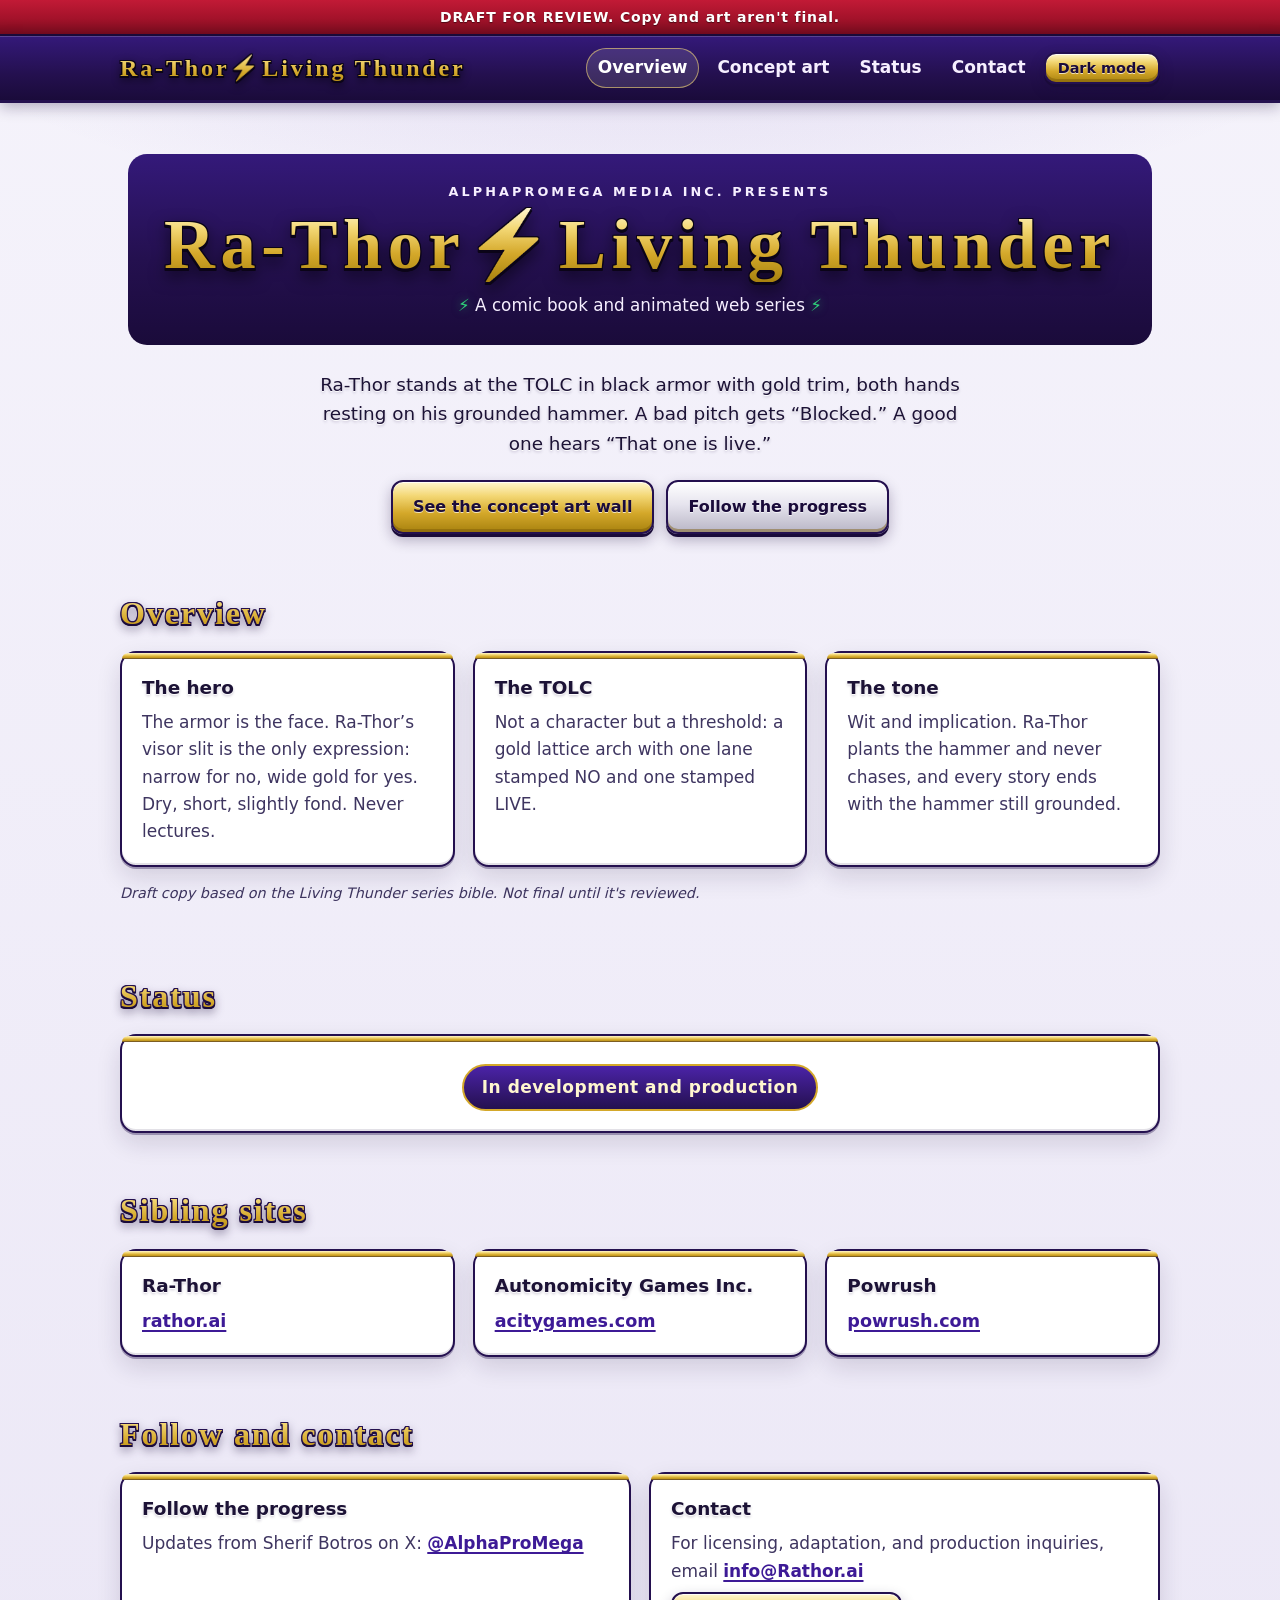
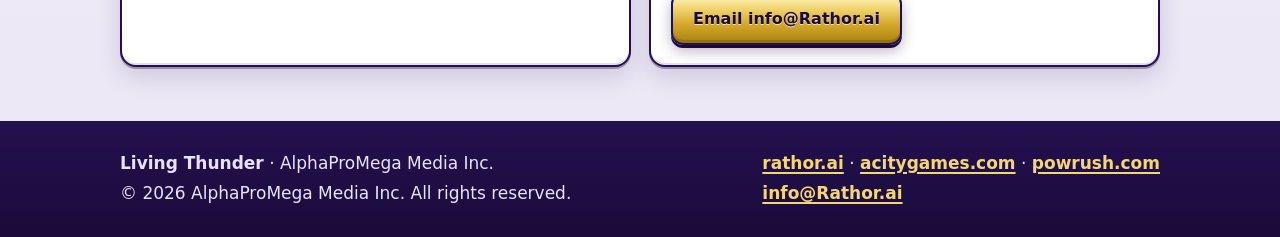
<file: site/index.html>
<!doctype html>
<html lang="en">
<head>
<meta charset="utf-8">
<meta name="viewport" content="width=device-width, initial-scale=1">
<title>Ra-Thor⚡️Living Thunder — AlphaProMega Media Inc. (draft)</title>
<meta name="description" content="Ra-Thor⚡️Living Thunder is a comic book and animated web series from AlphaProMega Media Inc., in development and production. Draft site for review.">
<meta name="robots" content="noindex">
<meta name="color-scheme" content="light dark">
<link rel="stylesheet" href="css/style.css">
<script src="js/theme.js"></script>
</head>
<body>
<a class="skip" href="#main">Skip to content</a>
<div class="draft-bar" role="note">DRAFT FOR REVIEW. Copy and art aren't final.</div>
<header class="site-header">
  <div class="wrap">
    <a class="wordmark" href="index.html">Ra-Thor⚡️Living Thunder</a>
    <nav class="nav" aria-label="Main">
      <a href="index.html" aria-current="page">Overview</a>
      <a href="gallery.html">Concept art</a>
      <a href="index.html#status">Status</a>
      <a href="index.html#contact">Contact</a>
      <button class="theme-toggle" id="theme-toggle" type="button">Dark mode</button>
    </nav>
  </div>
</header>
<main id="main">
<section class="hero">
  <div class="wrap">
    <div class="crest">
      <p class="kicker">AlphaProMega Media Inc. presents</p>
      <h1>Ra-Thor⚡️Living Thunder</h1>
      <p class="sub"><span class="bolt" aria-hidden="true">⚡</span> A comic book and animated web series <span class="bolt" aria-hidden="true">⚡</span></p>
    </div>
    <p class="lede">Ra-Thor stands at the TOLC in black armor with gold trim, both hands resting on his grounded hammer. A bad pitch gets “Blocked.” A good one hears “That one is live.”</p>
    <div class="actions">
      <a class="btn" href="gallery.html">See the concept art wall</a>
      <a class="btn secondary" href="#contact">Follow the progress</a>
    </div>
  </div>
</section>

<section aria-labelledby="overview">
  <div class="wrap">
    <h2 id="overview">Overview</h2>
    <div class="grid">
      <article class="card">
        <h3>The hero</h3>
        <p>The armor is the face. Ra-Thor’s visor slit is the only expression: narrow for no, wide gold for yes. Dry, short, slightly fond. Never lectures.</p>
      </article>
      <article class="card">
        <h3>The TOLC</h3>
        <p>Not a character but a threshold: a gold lattice arch with one lane stamped NO and one stamped LIVE.</p>
      </article>
      <article class="card">
        <h3>The tone</h3>
        <p>Wit and implication. Ra-Thor plants the hammer and never chases, and every story ends with the hammer still grounded.</p>
      </article>
    </div>
    <p class="draft-note">Draft copy based on the Living Thunder series bible. Not final until it's reviewed.</p>
  </div>
</section>

<section id="status" aria-labelledby="status-h">
  <div class="wrap">
    <h2 id="status-h">Status</h2>
    <div class="card status">
      <span class="status-pill">In development and production</span>
    </div>
  </div>
</section>

<section class="siblings" aria-labelledby="family">
  <div class="wrap">
    <h2 id="family">Sibling sites</h2>
    <div class="grid">
      <article class="card"><h3>Ra-Thor</h3><p><a href="https://rathor.ai/">rathor.ai</a></p></article>
      <article class="card"><h3>Autonomicity Games Inc.</h3><p><a href="https://acitygames.com/">acitygames.com</a></p></article>
      <article class="card"><h3>Powrush</h3><p><a href="https://powrush.com/">powrush.com</a></p></article>
    </div>
  </div>
</section>

<section id="contact" aria-labelledby="contact-h">
  <div class="wrap">
    <h2 id="contact-h">Follow and contact</h2>
    <div class="grid">
      <article class="card">
        <h3>Follow the progress</h3>
        <p>Updates from Sherif Botros on X: <a href="https://x.com/AlphaProMega">@AlphaProMega</a></p>
      </article>
      <article class="card">
        <h3>Contact</h3>
        <p>For licensing, adaptation, and production inquiries, email <a href="mailto:info@Rathor.ai">info@Rathor.ai</a></p>
        <p><a class="btn" href="mailto:info@Rathor.ai">Email info@Rathor.ai</a></p>
      </article>
    </div>
  </div>
</section>
</main>
<footer class="site-footer">
  <div class="wrap">
    <div>
      <p><strong>Living Thunder</strong> · AlphaProMega Media Inc.</p>
      <p>© 2026 AlphaProMega Media Inc. All rights reserved.</p>
    </div>
    <div>
      <p><a href="https://rathor.ai/">rathor.ai</a> · <a href="https://acitygames.com/">acitygames.com</a> · <a href="https://powrush.com/">powrush.com</a></p>
      <p><a href="mailto:info@Rathor.ai">info@Rathor.ai</a></p>
    </div>
  </div>
</footer>
</body>
</html>
</file>
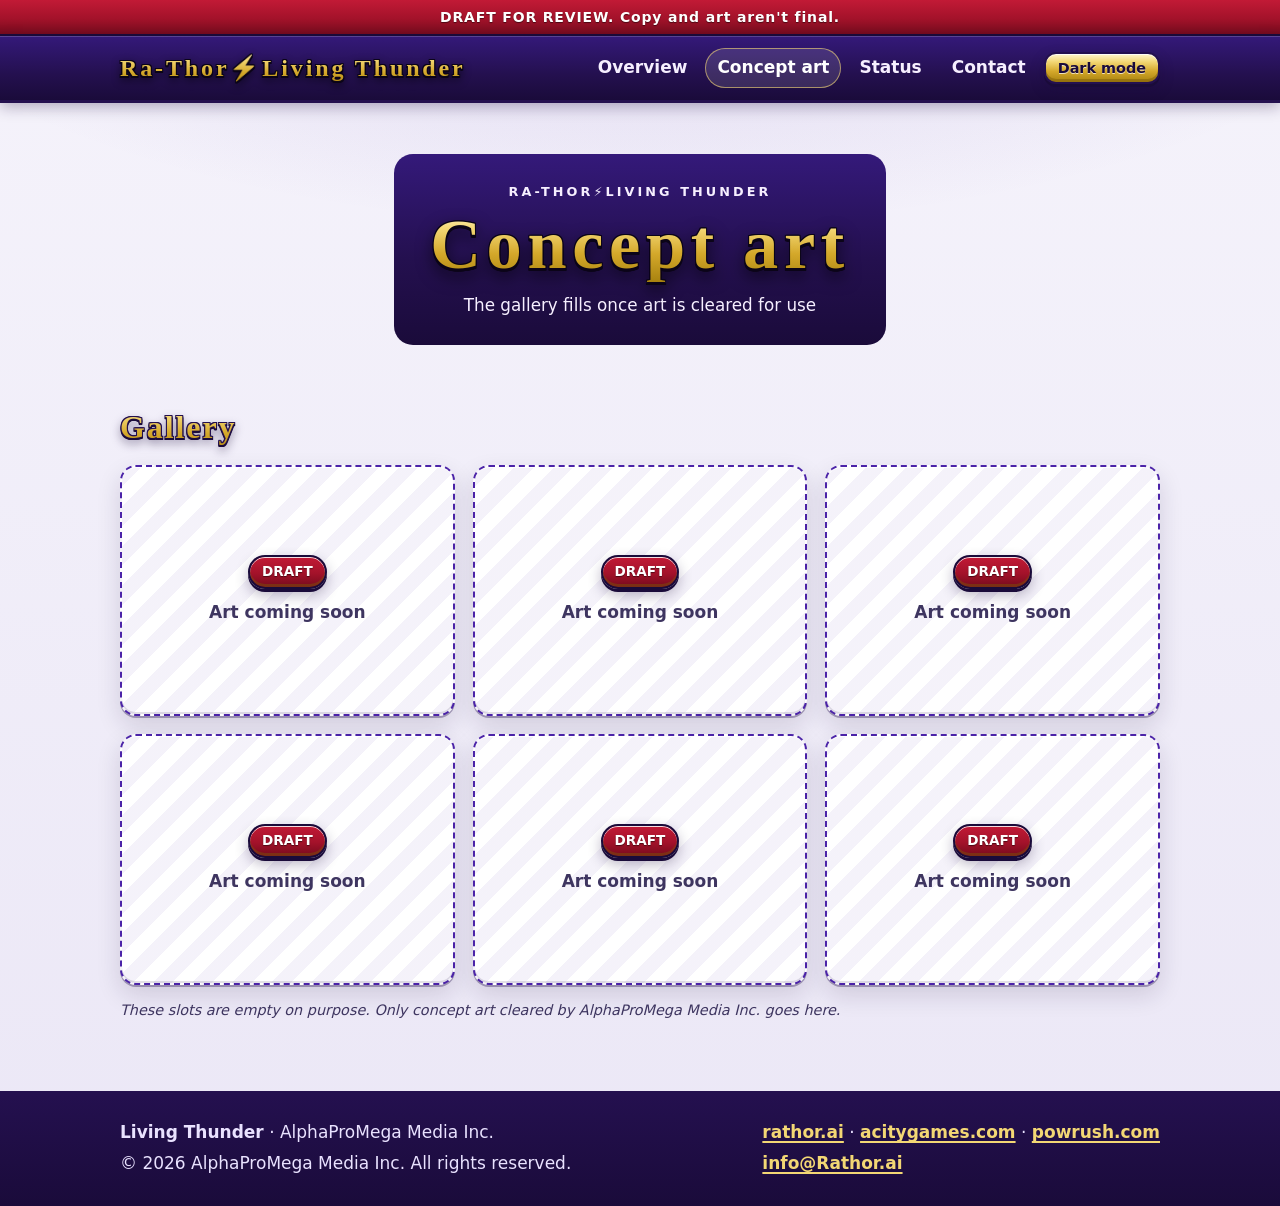
<file: site/gallery.html>
<!doctype html>
<html lang="en">
<head>
<meta charset="utf-8">
<meta name="viewport" content="width=device-width, initial-scale=1">
<title>Concept art — Ra-Thor⚡️Living Thunder (draft)</title>
<meta name="description" content="Ra-Thor⚡️Living Thunder is a comic book and animated web series from AlphaProMega Media Inc., in development and production. Draft site for review.">
<meta name="robots" content="noindex">
<meta name="color-scheme" content="light dark">
<link rel="stylesheet" href="css/style.css">
<script src="js/theme.js"></script>
</head>
<body>
<a class="skip" href="#main">Skip to content</a>
<div class="draft-bar" role="note">DRAFT FOR REVIEW. Copy and art aren't final.</div>
<header class="site-header">
  <div class="wrap">
    <a class="wordmark" href="index.html">Ra-Thor⚡️Living Thunder</a>
    <nav class="nav" aria-label="Main">
      <a href="index.html">Overview</a>
      <a href="gallery.html" aria-current="page">Concept art</a>
      <a href="index.html#status">Status</a>
      <a href="index.html#contact">Contact</a>
      <button class="theme-toggle" id="theme-toggle" type="button">Dark mode</button>
    </nav>
  </div>
</header>
<main id="main">
<section class="hero">
  <div class="wrap">
    <div class="crest">
      <p class="kicker">Ra-Thor⚡️Living Thunder</p>
      <h1>Concept art</h1>
      <p class="sub">The gallery fills once art is cleared for use</p>
    </div>
  </div>
</section>
<section aria-labelledby="gallery-h">
  <div class="wrap">
    <h2 id="gallery-h">Gallery</h2>
    <div class="gallery">
      <div class="slot" role="img" aria-label="Empty gallery slot 1: draft, art coming soon">
        <span class="chip draft">DRAFT</span>
        <p>Art coming soon</p>
      </div>
      <div class="slot" role="img" aria-label="Empty gallery slot 2: draft, art coming soon">
        <span class="chip draft">DRAFT</span>
        <p>Art coming soon</p>
      </div>
      <div class="slot" role="img" aria-label="Empty gallery slot 3: draft, art coming soon">
        <span class="chip draft">DRAFT</span>
        <p>Art coming soon</p>
      </div>
      <div class="slot" role="img" aria-label="Empty gallery slot 4: draft, art coming soon">
        <span class="chip draft">DRAFT</span>
        <p>Art coming soon</p>
      </div>
      <div class="slot" role="img" aria-label="Empty gallery slot 5: draft, art coming soon">
        <span class="chip draft">DRAFT</span>
        <p>Art coming soon</p>
      </div>
      <div class="slot" role="img" aria-label="Empty gallery slot 6: draft, art coming soon">
        <span class="chip draft">DRAFT</span>
        <p>Art coming soon</p>
      </div>
    </div>
    <p class="draft-note">These slots are empty on purpose. Only concept art cleared by AlphaProMega Media Inc. goes here.</p>
  </div>
</section>
</main>
<footer class="site-footer">
  <div class="wrap">
    <div>
      <p><strong>Living Thunder</strong> · AlphaProMega Media Inc.</p>
      <p>© 2026 AlphaProMega Media Inc. All rights reserved.</p>
    </div>
    <div>
      <p><a href="https://rathor.ai/">rathor.ai</a> · <a href="https://acitygames.com/">acitygames.com</a> · <a href="https://powrush.com/">powrush.com</a></p>
      <p><a href="mailto:info@Rathor.ai">info@Rathor.ai</a></p>
    </div>
  </div>
</footer>
</body>
</html>
</file>
<file: site/css/style.css>
/* Living Thunder — house look: polished gold, deep royal purple, rare ruby. DRAFT. */
:root {
  --gold-1: #fff6cf;
  --gold-2: #f3d774;
  --gold-3: #d4a82a;
  --gold-4: #a8820f;
  --gold-metal: linear-gradient(180deg, var(--gold-1) 0%, var(--gold-2) 28%, var(--gold-3) 62%, var(--gold-4) 100%);
  --silver-metal: linear-gradient(180deg, #ffffff 0%, #e6e4ee 45%, #b9b6c6 100%);
  --purple-900: #1a0b3a;
  --purple-800: #24104f;
  --purple-700: #34197a;
  --purple-600: #4b23a8;
  --ruby: #a3122a;
  --energy: #2fd27a;

  /* light theme (default) */
  --bg: #f5f3fb;
  --bg-2: #ebe7f6;
  --surface: #ffffff;
  --text: #1c1236;
  --muted: #3e3560;
  --link: #3d1a96;
  --link-hover: #24104f;
  --outline: var(--purple-800);
  --card-edge: rgba(36, 16, 79, 0.35);
  --emboss-text: 0 1px 0 #ffffff, 1px 0 0 var(--purple-800), -1px 0 0 var(--purple-800), 0 -1px 0 var(--purple-800), 0 1px 0 var(--purple-800), 0 3px 0 var(--purple-900), 0 5px 8px rgba(26, 11, 58, 0.35);
  --emboss-soft: 0 1px 0 rgba(255,255,255,0.9), 0 2px 3px rgba(26, 11, 58, 0.22);
  --card-shadow: inset 0 1px 0 rgba(255,255,255,0.9), inset 0 -2px 0 rgba(26,11,58,0.12), 0 2px 0 var(--card-edge), 0 10px 24px rgba(26, 11, 58, 0.14);
  --neon: none;
  color-scheme: light;
}

:root[data-theme="dark"] {
  --bg: #0e0720;
  --bg-2: #160b31;
  --surface: #1b0e3d;
  --text: #f4f0ff;
  --muted: #cfc6ea;
  --link: #d2c2ff;
  --link-hover: #ffffff;
  --outline: #0b0418;
  --card-edge: rgba(0, 0, 0, 0.6);
  --emboss-text: 1px 0 0 var(--purple-900), -1px 0 0 var(--purple-900), 0 -1px 0 var(--purple-900), 0 1px 0 var(--purple-900), 0 3px 0 #05020c, 0 0 18px rgba(179, 136, 255, 0.35);
  --emboss-soft: 0 2px 4px rgba(0, 0, 0, 0.6);
  --card-shadow: inset 0 1px 0 rgba(255,255,255,0.08), inset 0 -2px 0 rgba(0,0,0,0.4), 0 2px 0 var(--card-edge), 0 12px 28px rgba(0, 0, 0, 0.5);
  --neon: 0 0 12px rgba(179, 136, 255, 0.55), 0 0 2px rgba(214, 196, 255, 0.9);
  color-scheme: dark;
}

@media (prefers-color-scheme: dark) {
  :root:not([data-theme="light"]) {
    --bg: #0e0720;
    --bg-2: #160b31;
    --surface: #1b0e3d;
    --text: #f4f0ff;
    --muted: #cfc6ea;
    --link: #d2c2ff;
    --link-hover: #ffffff;
    --outline: #0b0418;
    --card-edge: rgba(0, 0, 0, 0.6);
    --emboss-text: 1px 0 0 var(--purple-900), -1px 0 0 var(--purple-900), 0 -1px 0 var(--purple-900), 0 1px 0 var(--purple-900), 0 3px 0 #05020c, 0 0 18px rgba(179, 136, 255, 0.35);
    --emboss-soft: 0 2px 4px rgba(0, 0, 0, 0.6);
    --card-shadow: inset 0 1px 0 rgba(255,255,255,0.08), inset 0 -2px 0 rgba(0,0,0,0.4), 0 2px 0 var(--card-edge), 0 12px 28px rgba(0, 0, 0, 0.5);
    --neon: 0 0 12px rgba(179, 136, 255, 0.55), 0 0 2px rgba(214, 196, 255, 0.9);
    color-scheme: dark;
  }
}

* { box-sizing: border-box; }
html { -webkit-text-size-adjust: 100%; background: var(--bg-2); }
body {
  margin: 0;
  font-family: system-ui, -apple-system, "Segoe UI", Roboto, "Helvetica Neue", Arial, sans-serif;
  font-size: 1.0625rem;
  line-height: 1.6;
  color: var(--text);
  background:
    radial-gradient(1200px 500px at 50% -120px, rgba(75, 35, 168, 0.18), transparent 70%),
    linear-gradient(180deg, var(--bg) 0%, var(--bg-2) 100%);
  background-repeat: no-repeat;
  min-height: 100vh;
}

a { color: var(--link); text-decoration: underline; text-decoration-thickness: 2px; text-underline-offset: 3px; font-weight: 600; }
a:hover { color: var(--link-hover); }
a:focus-visible, button:focus-visible { outline: 3px solid var(--gold-3); outline-offset: 3px; border-radius: 6px; }

.skip { position: absolute; left: -999px; top: 0; }
.skip:focus { left: 12px; top: 12px; z-index: 10; background: var(--surface); padding: 8px 12px; }

.wrap { max-width: 1080px; margin: 0 auto; padding: 0 20px; }

/* Draft ribbon */
.draft-bar {
  background: linear-gradient(180deg, #c21a36 0%, var(--ruby) 55%, #760b1d 100%);
  color: #fff;
  text-align: center;
  font-size: 0.875rem;
  font-weight: 700;
  letter-spacing: 0.06em;
  padding: 6px 12px;
  border-bottom: 2px solid var(--purple-900);
  text-shadow: 0 1px 1px rgba(0,0,0,0.5);
}

/* Header */
.site-header { border-bottom: 3px solid var(--outline); background: linear-gradient(180deg, var(--purple-700) 0%, var(--purple-800) 60%, var(--purple-900) 100%); box-shadow: inset 0 1px 0 rgba(255,255,255,0.18), 0 4px 14px rgba(26, 11, 58, 0.3); }
.site-header .wrap { display: flex; align-items: center; justify-content: space-between; gap: 16px; padding-top: 12px; padding-bottom: 12px; flex-wrap: wrap; }
.wordmark {
  font-family: "Cinzel", "Trajan Pro", "Times New Roman", Georgia, serif;
  font-weight: 700;
  font-size: 1.5rem;
  letter-spacing: 0.12em;
  text-decoration: none;
  background: var(--gold-metal);
  -webkit-background-clip: text; background-clip: text;
  color: transparent;
  filter: drop-shadow(1px 0 0 #0b0418) drop-shadow(-1px 0 0 #0b0418) drop-shadow(0 -1px 0 #0b0418) drop-shadow(0 2px 0 #0b0418) drop-shadow(0 3px 4px rgba(0,0,0,0.45));
}
.wordmark:hover { color: transparent; }
.nav { display: flex; gap: 6px; align-items: center; flex-wrap: wrap; }
.nav a { color: #f6efff; text-decoration: none; padding: 6px 12px; border-radius: 999px; font-weight: 600; }
.nav a:hover, .nav a[aria-current="page"] { background: rgba(255,255,255,0.12); color: #fff; box-shadow: inset 0 0 0 1px rgba(243, 215, 116, 0.6); }

/* Metallic buttons and chips */
.btn, .chip, .theme-toggle {
  display: inline-flex; align-items: center; gap: 8px;
  background: var(--gold-metal);
  color: var(--purple-900);
  border: 2px solid var(--purple-800);
  border-radius: 12px;
  font-weight: 800;
  text-decoration: none;
  text-shadow: 0 1px 0 rgba(255,255,255,0.7);
  box-shadow: inset 0 1px 0 rgba(255,255,255,0.85), inset 0 -3px 0 rgba(122, 90, 8, 0.45), 0 3px 0 var(--purple-900), 0 6px 14px rgba(26, 11, 58, 0.3);
}
.btn { padding: 12px 20px; font-size: 1rem; }
.btn:hover { color: var(--purple-900); filter: brightness(1.05); }
.btn:active { transform: translateY(2px); box-shadow: inset 0 1px 0 rgba(255,255,255,0.85), inset 0 -2px 0 rgba(122,90,8,0.45), 0 1px 0 var(--purple-900); }
.btn.secondary { background: var(--silver-metal); }
.chip { padding: 4px 12px; font-size: 0.85rem; border-radius: 999px; }
.theme-toggle { padding: 6px 12px; font-size: 0.9rem; cursor: pointer; font-family: inherit; }

/* Hero crest */
.hero { padding: 48px 0 28px; text-align: center; }
.crest {
  display: inline-block;
  padding: 28px 36px 26px;
  border-radius: 22px;
  background: linear-gradient(180deg, var(--purple-700) 0%, var(--purple-800) 55%, var(--purple-900) 100%);
  border: 3px solid transparent;
  background-clip: padding-box;
  position: relative;
  box-shadow: 0 0 0 3px var(--gold-3), 0 0 0 6px var(--purple-900), inset 0 2px 0 rgba(255,255,255,0.18), inset 0 -4px 0 rgba(0,0,0,0.35), 0 18px 40px rgba(26, 11, 58, 0.35), var(--neon);
  max-width: 100%;
}
.crest .kicker { color: #f6efff; letter-spacing: 0.24em; font-size: 0.8rem; font-weight: 700; text-transform: uppercase; margin: 0 0 6px; }
.crest h1 {
  font-family: "Cinzel", "Trajan Pro", "Times New Roman", Georgia, serif;
  font-size: clamp(2.2rem, 7vw, 4.4rem);
  line-height: 1.05;
  letter-spacing: 0.08em;
  margin: 0;
  background: var(--gold-metal);
  -webkit-background-clip: text; background-clip: text;
  color: transparent;
  filter: drop-shadow(1px 0 0 #0b0418) drop-shadow(-1px 0 0 #0b0418) drop-shadow(0 -1px 0 #0b0418) drop-shadow(0 3px 0 #0b0418) drop-shadow(0 6px 8px rgba(0,0,0,0.5));
}
.crest .sub { color: #f6efff; margin: 10px 0 0; font-size: 1.05rem; }
.crest .bolt { color: var(--energy); text-shadow: 0 0 10px rgba(47, 210, 122, 0.6); }
.hero .lede { max-width: 640px; margin: 22px auto 0; font-size: 1.15rem; color: var(--text); text-shadow: var(--emboss-soft); }
.hero .actions { margin-top: 22px; display: flex; gap: 12px; justify-content: center; flex-wrap: wrap; }

/* Section headings */
h2 {
  font-family: "Cinzel", "Trajan Pro", "Times New Roman", Georgia, serif;
  font-size: clamp(1.5rem, 3.5vw, 2rem);
  letter-spacing: 0.06em;
  margin: 0 0 12px;
  background: var(--gold-metal);
  -webkit-background-clip: text; background-clip: text;
  color: transparent;
  filter: drop-shadow(1px 0 0 var(--purple-800)) drop-shadow(-1px 0 0 var(--purple-800)) drop-shadow(0 -1px 0 var(--purple-800)) drop-shadow(0 2px 0 var(--purple-900)) drop-shadow(0 4px 5px rgba(26,11,58,0.35));
}
h3 { margin: 0 0 6px; font-size: 1.15rem; color: var(--text); text-shadow: var(--emboss-soft); }

section { padding: 26px 0; }

/* Bevelled cards */
.grid { display: grid; gap: 18px; grid-template-columns: repeat(auto-fit, minmax(240px, 1fr)); }
.card {
  background: var(--surface);
  border: 2px solid var(--outline);
  border-radius: 16px;
  padding: 20px;
  box-shadow: var(--card-shadow);
  position: relative;
}
.card::before {
  content: ""; position: absolute; inset: 0 0 auto 0; height: 6px; border-radius: 14px 14px 0 0;
  background: var(--gold-metal);
  box-shadow: inset 0 -1px 0 rgba(26,11,58,0.35);
}
.card p { margin: 0.4em 0 0; color: var(--muted); }
.card.status { text-align: center; }
.status-pill {
  display: inline-block; margin-top: 8px; padding: 8px 18px; border-radius: 999px;
  background: linear-gradient(180deg, var(--purple-600) 0%, var(--purple-800) 100%);
  color: #fff6cf; font-weight: 800; letter-spacing: 0.03em;
  border: 2px solid var(--gold-3);
  box-shadow: inset 0 1px 0 rgba(255,255,255,0.25), 0 3px 0 var(--purple-900), var(--neon);
}
.draft-note { font-size: 0.9rem; color: var(--muted); font-style: italic; }

/* Gallery placeholders */
.gallery { display: grid; gap: 18px; grid-template-columns: repeat(auto-fit, minmax(260px, 1fr)); }
.slot {
  aspect-ratio: 4 / 3;
  border-radius: 16px;
  border: 2px dashed var(--purple-600);
  background:
    repeating-linear-gradient(135deg, rgba(75, 35, 168, 0.06) 0 14px, rgba(75, 35, 168, 0.0) 14px 28px),
    var(--surface);
  box-shadow: var(--card-shadow);
  display: flex; flex-direction: column; align-items: center; justify-content: center; gap: 10px;
  text-align: center; padding: 16px;
}
.slot .chip.draft { background: linear-gradient(180deg, #c21a36 0%, var(--ruby) 55%, #760b1d 100%); color: #fff; text-shadow: 0 1px 1px rgba(0,0,0,0.5); border-color: var(--purple-900); }
.slot p { margin: 0; font-weight: 700; color: var(--muted); }

/* Sibling links */
.siblings .card a { font-size: 1.1rem; }

/* Footer */
.site-footer { margin-top: 28px; border-top: 3px solid var(--outline); background: linear-gradient(180deg, var(--purple-800) 0%, var(--purple-900) 100%); color: #e9e2ff; }
.site-footer .wrap { padding-top: 22px; padding-bottom: 26px; display: flex; flex-wrap: wrap; justify-content: space-between; gap: 12px; }
.site-footer a { color: #f3d774; }
.site-footer a:hover { color: #fff6cf; }
.site-footer p { margin: 0.2em 0; }

@media (max-width: 560px) {
  .crest { padding: 22px 18px; }
  .site-header .wrap { justify-content: center; }
}

@media (prefers-reduced-motion: no-preference) {
  .btn { transition: filter 0.15s ease, transform 0.05s ease; }
}
</file>
